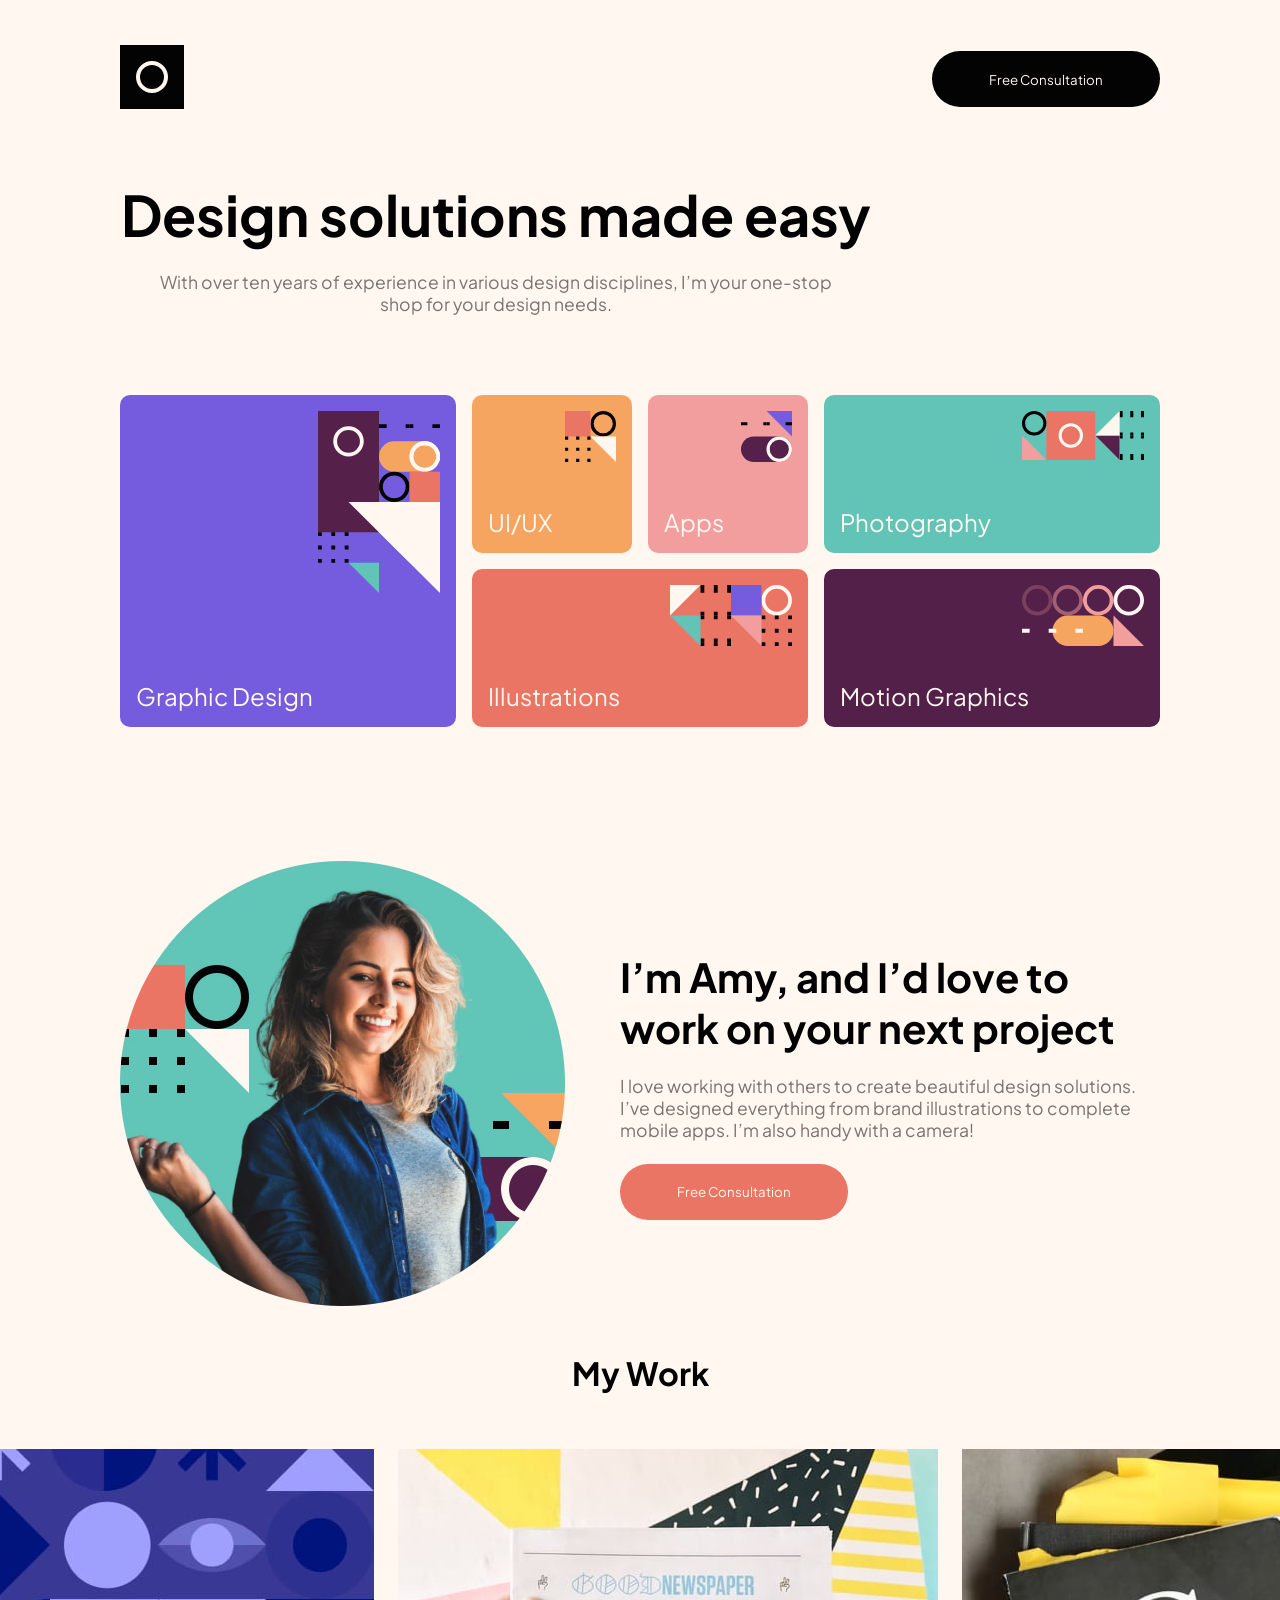
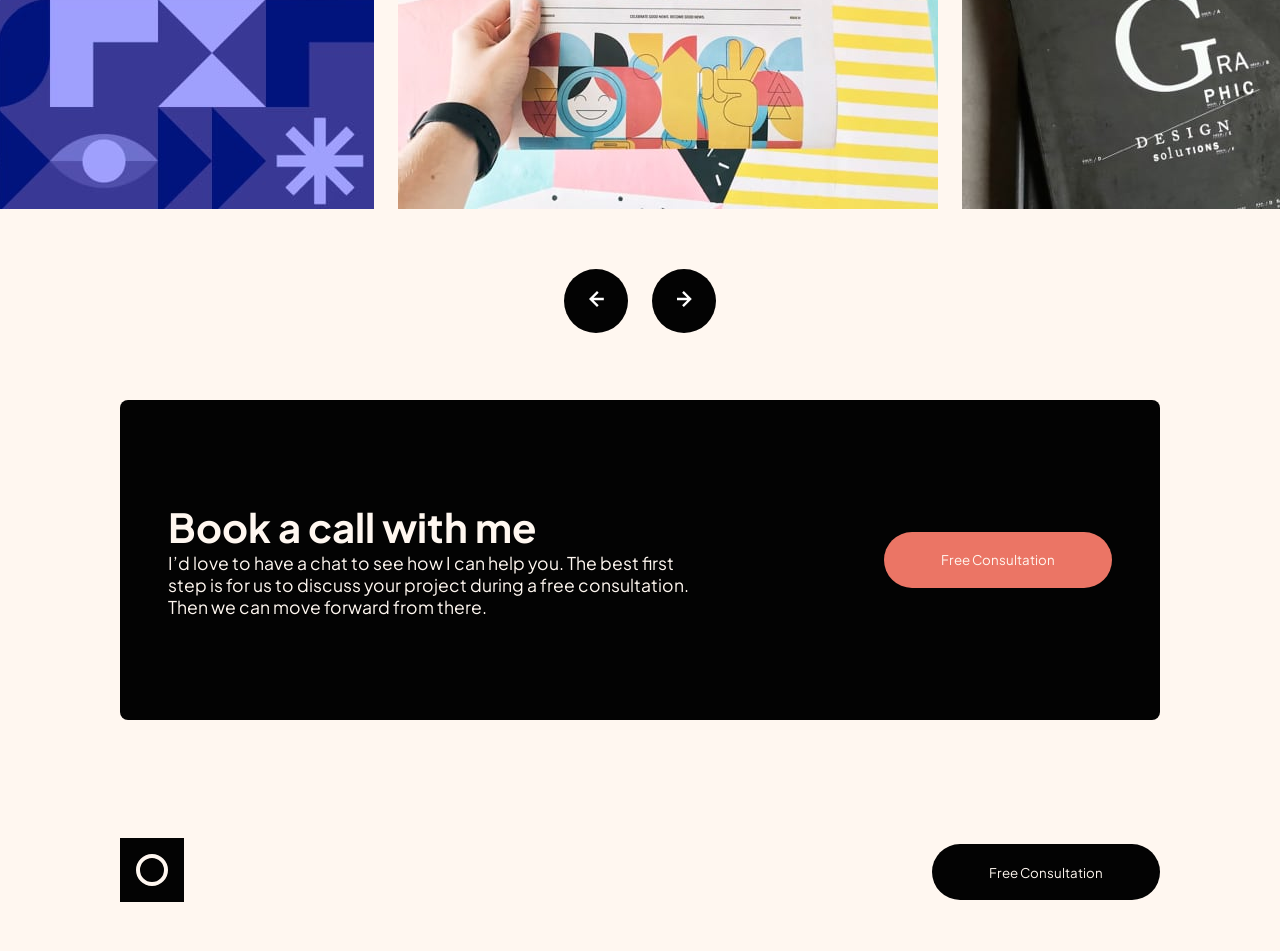
<file: index.html>
<!DOCTYPE html>
<html lang="en">
  <head>
    <meta charset="UTF-8" />
    <meta name="viewport" content="width=device-width, initial-scale=1.0" />

    <link
      rel="icon"
      type="image/png"
      sizes="32x32"
      href="./assets/favicon-32x32.png"
    />
    <link rel="stylesheet" href="./style.css" />
    <link rel="preconnect" href="https://fonts.googleapis.com" />
    <link rel="preconnect" href="https://fonts.gstatic.com" crossorigin />
    <link
      href="https://fonts.googleapis.com/css2?family=Plus+Jakarta+Sans:ital,wght@0,200..800;1,200..800&display=swap"
      rel="stylesheet"
    />
    <title>Single-page design portfolio</title>
  </head>
  <body>
    <div class="main-container">
      <header>
        <a href="#" aria-label="Amy's portfolio - Home page">
          <img src="./starter-code/assets/logo.svg" alt="" />
        </a>
        <button>Free Consultation</button>
      </header>
      <section class="hero" aria-labelledby="design-solution-heading">
        <div class="title-text">
          <h1>Design solutions made easy</h1>
          <p>
            With over ten years of experience in various design disciplines, I’m
            your one-stop shop for your design needs.
          </p>
        </div>
        <ul class="service-list-grid">
          <li class="graphic-design-item">
            <figure>
              <img
                src="./starter-code/assets/pattern-graphic-design.svg"
                alt=""
              />
              <p>Graphic Design</p>
            </figure>
          </li>
          <li class="ux-item">
            <figure>
              <img src="./starter-code/assets/pattern-ui-ux.svg" alt="" />
              <p>UI/UX</p>
            </figure>
          </li>
          <li class="apps-item">
            <figure>
              <img src="./starter-code/assets/pattern-apps.svg" alt="" />
              <p>Apps</p>
            </figure>
          </li>
          <li class="photography-item">
            <figure>
              <img src="./starter-code/assets/pattern-photography.svg" alt="" />
              <p>Photography</p>
            </figure>
          </li>
          <li class="illustration-item">
            <figure>
              <img
                src="./starter-code/assets/pattern-illustrations.svg"
                alt=""
              />
              <p>Illustrations</p>
            </figure>
          </li>
          <li class="motion-graphics-item">
            <figure>
              <img
                src="./starter-code/assets/pattern-motion-graphics.svg"
                alt=""
              />
              <p>Motion Graphics</p>
            </figure>
          </li>
        </ul>
      </section>
      <main>
        <section class="about-me-section">
          <div class="profile-image">
            <img
              src="./starter-code/assets/image-amy.webp"
              alt="profile picture"
            />
          </div>
          <div class="about-me-text">
            <h2>I’m Amy, and I’d love to work on your next project</h2>
            <p>
              I love working with others to create beautiful design solutions.
              I’ve designed everything from brand illustrations to complete
              mobile apps. I’m also handy with a camera!
            </p>
            <button>Free Consultation</button>
          </div>
        </section>
        <section class="carousel" aria-labelledby="my-work-carousel">
          <h3>My Work</h3>
          <div class="slides-container">
            <div class="slide">
              <img
                src="./starter-code/assets/image-slide-1.jpg"
                alt="blue color design element"
              />
            </div>
            <div class="slide">
              <img
                src="./starter-code/assets/image-slide-2.jpg"
                alt="geometric blue and purple design elements"
              />
            </div>
            <div class="slide">
              <img
                src="./starter-code/assets/image-slide-3.jpg"
                alt="colorful newspaper home page design"
              />
            </div>
            <div class="slide">
              <img
                src="./starter-code/assets/image-slide-4.jpg"
                alt="music records and books stacked"
              />
            </div>
            <div class="slide">
              <img
                src="./starter-code/assets/image-slide-5.jpg"
                alt="smartphone screen displaying a design quote"
              />
            </div>
          </div>
          <div class="buttons-container">
            <button class="left-arrow">
              <img
                src="./starter-code/assets/icon-arrow-left.svg"
                alt="left arrow"
              />
            </button>
            <button class="right-arrow">
              <img
                src="./starter-code/assets/icon-arrow-right.svg"
                alt="right arrow"
              />
            </button>
          </div>
        </section>
      </main>
      <footer>
        <div class="footer-main-section">
          <div class="footer-text">
            <h2>Book a call with me</h2>
            <p>
              I’d love to have a chat to see how I can help you. The best first
              step is for us to discuss your project during a free consultation.
              Then we can move forward from there.
            </p>
          </div>
          <button>Free Consultation</button>
        </div>
        <div class="footer-header">
          <a href="#" aria-label="Amy's portfolio - Home page">
            <img src="./starter-code/assets/logo.svg" alt="" />
          </a>
          <button>Free Consultation</button>
        </div>
      </footer>
    </div>
    <script src="./script.js"></script>
  </body>
</html>
</file>
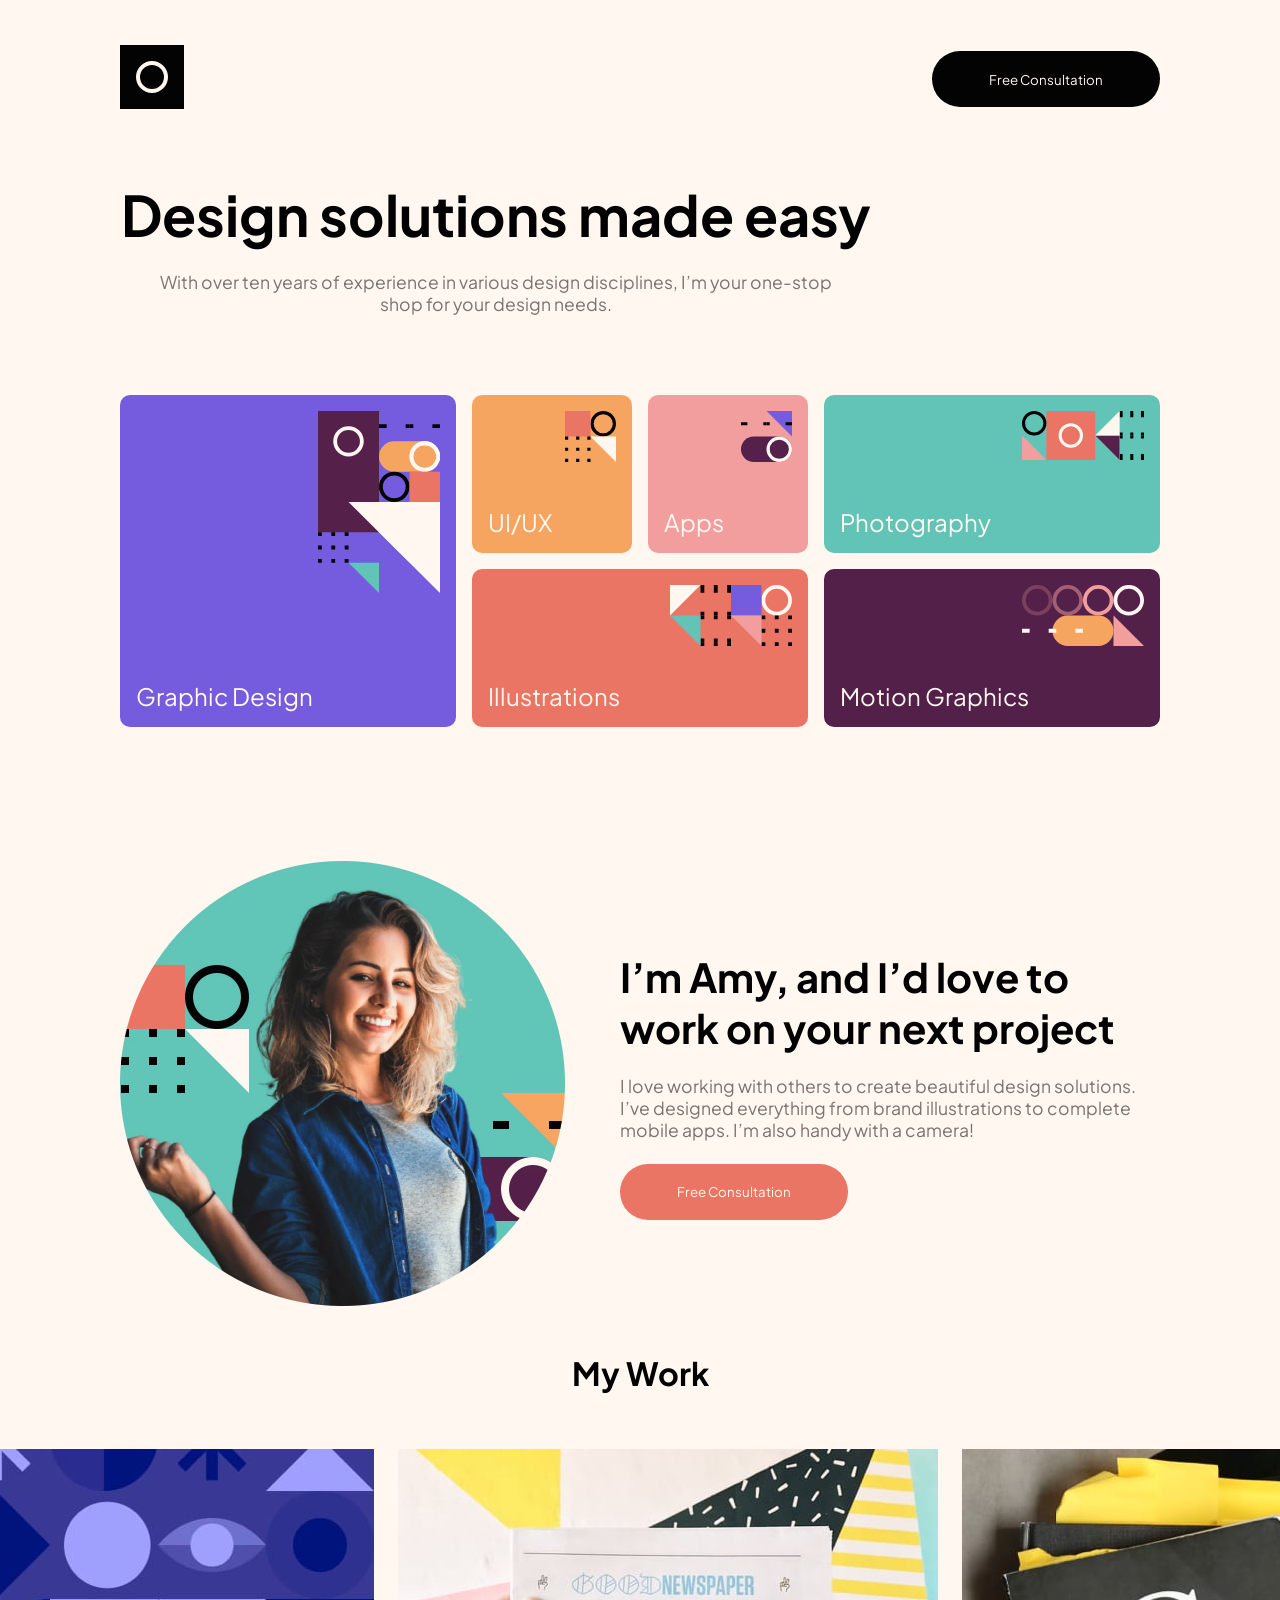
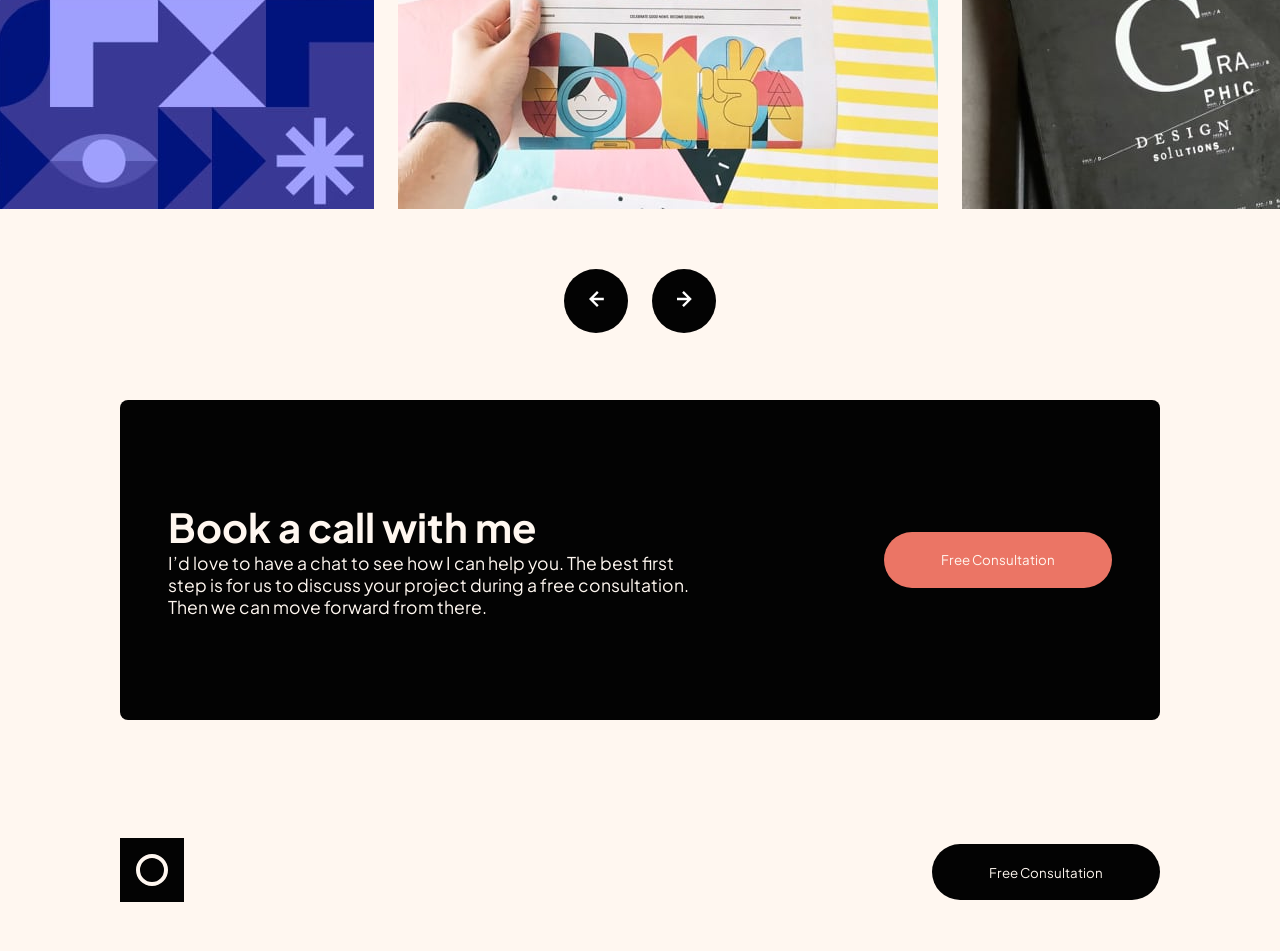
<file: starter-code/index.html>
<!DOCTYPE html>
<html lang="en">
  <head>
    <meta charset="UTF-8" />
    <meta name="viewport" content="width=device-width, initial-scale=1.0" />

    <link
      rel="icon"
      type="image/png"
      sizes="32x32"
      href="./assets/favicon-32x32.png"
    />
    <link rel="stylesheet" href="./style.css" />
    <link rel="preconnect" href="https://fonts.googleapis.com" />
    <link rel="preconnect" href="https://fonts.gstatic.com" crossorigin />
    <link
      href="https://fonts.googleapis.com/css2?family=Plus+Jakarta+Sans:ital,wght@0,200..800;1,200..800&display=swap"
      rel="stylesheet"
    />
    <title>Single-page design portfolio</title>
  </head>
  <body>
    <div class="main-container">
      <header>
        <a href="#" aria-label="Amy's portfolio - Home page">
          <img src="./assets/logo.svg" alt="" />
        </a>
        <button>Free Consultation</button>
      </header>
      <section class="hero" aria-labelledby="design-solution-heading">
        <div class="title-text">
          <h1>Design solutions made easy</h1>
          <p>
            With over ten years of experience in various design disciplines, I’m
            your one-stop shop for your design needs.
          </p>
        </div>
        <ul class="service-list-grid">
          <li class="graphic-design-item">
            <figure>
              <img src="./assets/pattern-graphic-design.svg" alt="" />
              <p>Graphic Design</p>
            </figure>
          </li>
          <li class="ux-item">
            <figure>
              <img src="./assets/pattern-ui-ux.svg" alt="" />
              <p>UI/UX</p>
            </figure>
          </li>
          <li class="apps-item">
            <figure>
              <img src="./assets/pattern-apps.svg" alt="" />
              <p>Apps</p>
            </figure>
          </li>
          <li class="photography-item">
            <figure>
              <img src="./assets/pattern-photography.svg" alt="" />
              <p>Photography</p>
            </figure>
          </li>
          <li class="illustration-item">
            <figure>
              <img src="./assets/pattern-illustrations.svg" alt="" />
              <p>Illustrations</p>
            </figure>
          </li>
          <li class="motion-graphics-item">
            <figure>
              <img src="./assets/pattern-motion-graphics.svg" alt="" />
              <p>Motion Graphics</p>
            </figure>
          </li>
        </ul>
      </section>
      <main>
        <section class="about-me-section">
          <div class="profile-image">
            <img src="./assets/image-amy.webp" alt="profile picture" />
          </div>
          <div class="about-me-text">
            <h2>I’m Amy, and I’d love to work on your next project</h2>
            <p>
              I love working with others to create beautiful design solutions.
              I’ve designed everything from brand illustrations to complete
              mobile apps. I’m also handy with a camera!
            </p>
            <button>Free Consultation</button>
          </div>
        </section>
        <section class="carousel" aria-labelledby="my-work-carousel">
          <h3>My Work</h3>
          <div class="slides-container">
            <div class="slide">
              <img
                src="./assets/image-slide-1.jpg"
                alt="blue color design element"
              />
            </div>
            <div class="slide">
              <img
                src="./assets/image-slide-2.jpg"
                alt="geometric blue and purple design elements"
              />
            </div>
            <div class="slide">
              <img
                src="./assets/image-slide-3.jpg"
                alt="colorful newspaper home page design"
              />
            </div>
            <div class="slide">
              <img
                src="./assets/image-slide-4.jpg"
                alt="music records and books stacked"
              />
            </div>
            <div class="slide">
              <img
                src="./assets/image-slide-5.jpg"
                alt="smartphone screen displaying a design quote"
              />
            </div>
          </div>
          <div class="buttons-container">
            <button class="left-arrow">
              <img src="./assets/icon-arrow-left.svg" alt="left arrow" />
            </button>
            <button class="right-arrow">
              <img src="./assets/icon-arrow-right.svg" alt="right arrow" />
            </button>
          </div>
        </section>
      </main>
      <footer>
        <div class="footer-main-section">
          <div class="footer-text">
            <h2>Book a call with me</h2>
            <p>
              I’d love to have a chat to see how I can help you. The best first
              step is for us to discuss your project during a free consultation.
              Then we can move forward from there.
            </p>
          </div>
          <button>Free Consultation</button>
        </div>
        <div class="footer-header">
          <a href="#" aria-label="Amy's portfolio - Home page">
            <img src="./assets/logo.svg" alt="" />
          </a>
          <button>Free Consultation</button>
        </div>
      </footer>
    </div>
    <script src="./script.js"></script>
  </body>
</html>
</file>
<file: style.css>
:root {
  /* Colors */
  --grey: rgb(122, 116, 110);
  --black: rgb(3, 3, 3);
  --white: rgb(255, 247, 240);
  --light-red: rgb(235, 117, 101);
  --cyan: rgb(97, 196, 183);
  --burgundy: rgb(83, 32, 73);
  --purple: rgb(117, 92, 222);
  --orange: rgb(246, 165, 96);
  --pink: rgb(243, 158, 158);

  /* Fonts */
  --font-primary: "Plus Jakarta Sans", sans-serif;
  --font-weight-normal: 400;
  --font-weight-bold: 600;
  --font-weight-bolder: 700;
  --font-weight-extra-bold: 800;
}

*,
*::before,
*::after {
  margin: 0;
  padding: 0;
  box-sizing: border-box;
}

/* Base style */

html {
  font-size: 16px;
  font-family: var(--font-primary);
}

body {
  padding-inline: 7.5rem;
  padding-block: 45px;
  background-color: var(--white);
  display: flex;
  flex-direction: column;
  align-items: center;
  justify-content: center;
  min-height: 100vh;
  overflow-x: hidden;
  margin: 0 auto;
}

.main-container {
  width: 100%;

  margin: 0 auto;
}

header,
.footer-header {
  display: flex;
  justify-content: space-between;
  align-items: center;
}

a {
  text-decoration: none;
  color: inherit;
}

button {
  border: none;
  border-radius: 28px;
  width: 228px;
  height: 56px;
  font-family: inherit;
  cursor: pointer;
}

header > button {
  justify-self: center;
}

h1,
h2,
h3,
p {
  text-align: center;
}

ul {
  list-style-type: none;
}

.service-list-grid {
  display: grid;
}

li {
  border-radius: 10px;
  position: relative;
  padding: 1rem;
}

figure {
  position: relative;
  display: flex;
  height: 100%;
  width: 100%;
}

figure > img {
  position: absolute;
  top: 0;
  right: 0;
  width: 40%;
}

figure > p {
  position: absolute;
  bottom: 0;
  color: var(--white);
  font-size: 1.5rem;
}

.graphic-design-item {
  background-color: var(--purple);
}

.ux-item {
  background-color: var(--orange);
}

.apps-item {
  background-color: var(--pink);
}

.photography-item {
  background-color: var(--cyan);
}

.illustration-item {
  background-color: var(--light-red);
}

.motion-graphics-item {
  background-color: var(--burgundy);
}

.about-me-section {
  display: flex;
  flex-direction: row;
  align-items: center;
}

.slides-container {
  display: flex;
  flex-direction: row;
  gap: 1.5rem;
  width: 100%;

  transform: translateX(-850px);
}

.carousel {
  display: flex;
  flex-direction: column;
  align-items: center;
  /* width: 100vw; */
}

.left-arrow,
.right-arrow {
  background-color: var(--black);
  width: 64px;
  height: 64px;
  border-radius: 50px;
}

.footer-main-section {
  background-color: var(--black);
  color: var(--white);
  border-radius: 8px;
  display: flex;
  flex-direction: row;
  justify-content: space-between;
  align-items: center;
  height: 320px;
  padding-inline: 3rem;
}

.footer-text {
  display: flex;
  flex-direction: column;
  justify-content: center;
}

.footer-text > h2,
.footer-text > p {
  text-align: left;
}

.footer-main-section > button {
  background-color: var(--light-red);
  color: var(--white);
}

.about-me-text > button {
  background-color: var(--light-red);
  color: var(--white);
}

.footer-header > button {
  background-color: var(--black);
  color: var(--white);
}

/* Active state */

header > button:hover,
.footer-header > button:hover {
  background-color: var(--purple);
}

.footer-main-section > button:hover,
.about-me-text > button:hover {
  background-color: var(--orange);
}

.buttons-container > button:hover {
  background-color: var(--purple);
}

/* Desktop design */
header > button {
  background-color: var(--black);
  color: var(--white);
}

.main-container {
  max-width: 1200px;
}

.title-text {
  width: 752px;
  justify-self: center;
  margin-bottom: 5rem;
  margin-top: 4.1rem;
}

h1 {
  font-size: 3.5rem;
}

.title-text > p {
  font-size: 1.1rem;
  font-weight: var(--font-weight-normal);
  color: var(--grey);
  margin-inline: 10px;
  padding-inline: 1rem;
  margin-top: 1.4rem;
}

.service-list-grid {
  display: grid;
  grid-template-columns: repeat(6, 1fr);
  grid-template-rows: repeat(2, 1fr);
  gap: 1rem;
}

.graphic-design-item {
  grid-area: 1/1/3/3;
  /* height: 22.3rem; */
}

.ux-item {
  grid-area: 1/3/2/4;
  /* width: 10.2rem; */
}

.apps-item {
  grid-area: 1/4/2/5;
  /* width: 10.2rem; */
}

.photography-item {
  grid-area: 1/5/2/7;
  /* height: 11.35rem; */
}

.illustration-item {
  grid-area: 2/3/3/5;
  height: 158px;
  /* width: 22.1; */
}

.motion-graphics-item {
  grid-area: 2/5/3/7;
  /* height: 9.8rem; */
}

.profile-image > img {
  height: 445px;
  width: 445px;
}

.about-me-section {
  margin-top: 8.5rem;
  margin-bottom: 2.8rem;
  height: 27.8rem;
  display: flex;
  flex-direction: row;
  justify-content: space-between;
}

.about-me-text {
  width: 540px;
  display: flex;
  flex-direction: column;
  align-items: flex-start;
}

.about-me-text > h2,
.about-me-text > p {
  text-align: left;
}

.about-me-text > h2 {
  font-size: 2.5rem;
}

.about-me-text > p {
  font-size: 1.1rem;
  font-weight: var(--font-weight-normal);
  color: var(--grey);
  margin-block: 1.4rem;
  padding-right: 0.2rem;
}

.carousel > h3 {
  font-size: 2rem;
  margin-bottom: 3.5rem;
}

.buttons-container {
  margin-top: 3.5rem;
  display: flex;
  flex-direction: row;
  gap: 1.5rem;
}

.carousel {
  margin-bottom: 4.2rem;
}

.footer-main-section {
  margin-bottom: 7.4rem;
}

.footer-text {
  width: 540px;
}

.footer-text > h2 {
  font-size: 2.5rem;
}

.footer-text > p {
  font-size: 1.1rem;
  padding-right: 0.1rem;
}

/* Tablet media queries */

@media screen and (min-width: 768px) and (max-width: 1024px) {
  body {
    padding-inline: 2.5rem;
    overflow-x: hidden;
  }
  .main-container {
    width: 100%;
    max-width: 690px;
    margin: 0 auto;
  }

  .title-text {
    max-width: 690px;
  }

  h1 {
    font-size: 2.6rem;
  }

  .title-text > p {
    font-size: 1.1rem;
    padding-inline: 3.2rem;
  }

  .service-list-grid {
    display: grid;
    grid-template-columns: repeat(4, 1fr);
    grid-template-rows: repeat(3, 1fr);
    gap: 1rem;
  }

  .graphic-design-item {
    grid-area: 1/1/3/3;
    /* height: 22.3rem; */
  }

  .ux-item {
    grid-area: 1/3/2/4;
    /* width: 10.2rem; */
  }

  .apps-item {
    grid-area: 1/4/2/5;
    /* width: 10.2rem; */
  }

  .photography-item {
    grid-area: 3/1/4/3;
    /* height: 11.35rem; */
  }

  .illustration-item {
    grid-area: 2/3/3/5;
    height: 158px;
    /* width: 22.1; */
  }

  .motion-graphics-item {
    grid-area: 3/3/4/5;
    /* height: 9.8rem; */
  }

  .about-me-section {
    width: 100vw;
    margin-left: -2.5rem;
    height: auto;
    justify-content: center;
    align-items: center;
    margin-top: 7.5rem;
    box-sizing: border-box;
  }

  .profile-image > img {
    max-width: 364px;
    height: auto;
  }

  .about-me-text {
    margin-left: 4rem;
    height: 100%;
    display: flex;
    flex-direction: column;
    justify-content: space-between;
    width: 100%;
    max-width: 21.18rem;
  }

  .about-me-text > h2 {
    font-size: 2rem;
  }

  .about-me-text > p {
    line-height: 1.6rem;
  }

  .carousel > h3 {
    font-size: 2rem;
  }

  .slides-container {
    transform: translateX(-1040px);
  }

  .footer-main-section {
    margin-bottom: 3.5rem;
  }
}

@media screen and (max-width: 767px) {
  body {
    padding-inline: 1rem;
    overflow-x: hidden;
  }

  .main-container {
    width: 100vw;
    max-width: 21.4rem;
    height: 100vh;
    margin: 0 auto;
  }

  header {
    height: 2.75rem;
  }

  header > button,
  .footer-header > button {
    width: 11rem;
  }

  .title-text {
    max-width: 21.4rem;
    margin-bottom: 2rem;
  }

  h1 {
    font-size: 2.25rem;
  }

  .title-text > p {
    font-size: 1rem;
    padding-inline: 1.5rem;
  }

  .service-list-grid {
    display: grid;
    grid-template-columns: repeat(2, 1fr);
    grid-template-rows: repeat(6, 1fr);
    gap: 1rem;
  }

  .graphic-design-item {
    grid-area: 1 / 1/ 3/ 3;
  }

  .ux-item {
    grid-area: 3/1/4/2;
  }

  .apps-item {
    grid-area: 3/2/4/3;
  }

  .photography-item {
    grid-area: 5/1/6/3;
  }

  .illustration-item {
    grid-area: 4/1/5/3;
  }

  .motion-graphics-item {
    grid-area: 6/1/7/3;
  }

  .about-me-section {
    flex-direction: column;
  }

  .profile-image > img {
    max-width: 300px;
    height: auto;
  }

  .about-me-section {
    margin-top: 6.2rem;
    margin-bottom: 14rem;
  }

  .about-me-text {
    max-width: 343px;
    margin-top: 2.3rem;
  }

  .about-me-text > h2 {
    font-size: 1.5rem;
    text-align: center;
  }

  .about-me-text > p {
    line-height: 1.6rem;
    font-size: 1rem;
    text-align: center;
  }

  .about-me-text {
    align-items: center;
  }

  .carousel {
    min-height: 340px;
  }

  .carousel > h3 {
    font-size: 1.5rem;
    margin-bottom: 0;
  }

  .slide > img {
    height: 180px;
  }

  .slides-container {
    transform: translateX(-550px);
  }

  .footer-main-section {
    flex-direction: column;
    align-items: center;
    justify-content: center;
  }

  .footer-text {
    max-width: 295px;
  }

  .footer-text > h2 {
    font-size: 1.8rem;
    text-align: center;
  }

  .footer-text > p {
    font-size: 1rem;
    margin-block: 1.5rem;
    text-align: center;
  }
}
</file>
<file: starter-code/style.css>
:root {
  /* Colors */
  --grey: rgb(122, 116, 110);
  --black: rgb(3, 3, 3);
  --white: rgb(255, 247, 240);
  --light-red: rgb(235, 117, 101);
  --cyan: rgb(97, 196, 183);
  --burgundy: rgb(83, 32, 73);
  --purple: rgb(117, 92, 222);
  --orange: rgb(246, 165, 96);
  --pink: rgb(243, 158, 158);

  /* Fonts */
  --font-primary: "Plus Jakarta Sans", sans-serif;
  --font-weight-normal: 400;
  --font-weight-bold: 600;
  --font-weight-bolder: 700;
  --font-weight-extra-bold: 800;
}

*,
*::before,
*::after {
  margin: 0;
  padding: 0;
  box-sizing: border-box;
}

/* Base style */

html {
  font-size: 16px;
  font-family: var(--font-primary);
}

body {
  padding-inline: 7.5rem;
  padding-block: 45px;
  background-color: var(--white);
  display: flex;
  flex-direction: column;
  align-items: center;
  justify-content: center;
  min-height: 100vh;
  overflow-x: hidden;
  margin: 0 auto;
}

.main-container {
  width: 100%;

  margin: 0 auto;
}

header,
.footer-header {
  display: flex;
  justify-content: space-between;
  align-items: center;
}

a {
  text-decoration: none;
  color: inherit;
}

button {
  border: none;
  border-radius: 28px;
  width: 228px;
  height: 56px;
  font-family: inherit;
  cursor: pointer;
}

header > button {
  justify-self: center;
}

h1,
h2,
h3,
p {
  text-align: center;
}

ul {
  list-style-type: none;
}

.service-list-grid {
  display: grid;
}

li {
  border-radius: 10px;
  position: relative;
  padding: 1rem;
}

figure {
  position: relative;
  display: flex;
  height: 100%;
  width: 100%;
}

figure > img {
  position: absolute;
  top: 0;
  right: 0;
  width: 40%;
}

figure > p {
  position: absolute;
  bottom: 0;
  color: var(--white);
  font-size: 1.5rem;
}

.graphic-design-item {
  background-color: var(--purple);
}

.ux-item {
  background-color: var(--orange);
}

.apps-item {
  background-color: var(--pink);
}

.photography-item {
  background-color: var(--cyan);
}

.illustration-item {
  background-color: var(--light-red);
}

.motion-graphics-item {
  background-color: var(--burgundy);
}

.about-me-section {
  display: flex;
  flex-direction: row;
  align-items: center;
}

.slides-container {
  display: flex;
  flex-direction: row;
  gap: 1.5rem;
  width: 100%;

  transform: translateX(-850px);
}

.carousel {
  display: flex;
  flex-direction: column;
  align-items: center;
  /* width: 100vw; */
}

.left-arrow,
.right-arrow {
  background-color: var(--black);
  width: 64px;
  height: 64px;
  border-radius: 50px;
}

.footer-main-section {
  background-color: var(--black);
  color: var(--white);
  border-radius: 8px;
  display: flex;
  flex-direction: row;
  justify-content: space-between;
  align-items: center;
  height: 320px;
  padding-inline: 3rem;
}

.footer-text {
  display: flex;
  flex-direction: column;
  justify-content: center;
}

.footer-text > h2,
.footer-text > p {
  text-align: left;
}

.footer-main-section > button {
  background-color: var(--light-red);
  color: var(--white);
}

.about-me-text > button {
  background-color: var(--light-red);
  color: var(--white);
}

.footer-header > button {
  background-color: var(--black);
  color: var(--white);
}

/* Active state */

header > button:hover,
.footer-header > button:hover {
  background-color: var(--purple);
}

.footer-main-section > button:hover,
.about-me-text > button:hover {
  background-color: var(--orange);
}

.buttons-container > button:hover {
  background-color: var(--purple);
}

/* Desktop design */
header > button {
  background-color: var(--black);
  color: var(--white);
}

.main-container {
  max-width: 1200px;
}

.title-text {
  width: 752px;
  justify-self: center;
  margin-bottom: 5rem;
  margin-top: 4.1rem;
}

h1 {
  font-size: 3.5rem;
}

.title-text > p {
  font-size: 1.1rem;
  font-weight: var(--font-weight-normal);
  color: var(--grey);
  margin-inline: 10px;
  padding-inline: 1rem;
  margin-top: 1.4rem;
}

.service-list-grid {
  display: grid;
  grid-template-columns: repeat(6, 1fr);
  grid-template-rows: repeat(2, 1fr);
  gap: 1rem;
}

.graphic-design-item {
  grid-area: 1/1/3/3;
  /* height: 22.3rem; */
}

.ux-item {
  grid-area: 1/3/2/4;
  /* width: 10.2rem; */
}

.apps-item {
  grid-area: 1/4/2/5;
  /* width: 10.2rem; */
}

.photography-item {
  grid-area: 1/5/2/7;
  /* height: 11.35rem; */
}

.illustration-item {
  grid-area: 2/3/3/5;
  height: 158px;
  /* width: 22.1; */
}

.motion-graphics-item {
  grid-area: 2/5/3/7;
  /* height: 9.8rem; */
}

.profile-image > img {
  height: 445px;
  width: 445px;
}

.about-me-section {
  margin-top: 8.5rem;
  margin-bottom: 2.8rem;
  height: 27.8rem;
  display: flex;
  flex-direction: row;
  justify-content: space-between;
}

.about-me-text {
  width: 540px;
  display: flex;
  flex-direction: column;
  align-items: flex-start;
}

.about-me-text > h2,
.about-me-text > p {
  text-align: left;
}

.about-me-text > h2 {
  font-size: 2.5rem;
}

.about-me-text > p {
  font-size: 1.1rem;
  font-weight: var(--font-weight-normal);
  color: var(--grey);
  margin-block: 1.4rem;
  padding-right: 0.2rem;
}

.carousel > h3 {
  font-size: 2rem;
  margin-bottom: 3.5rem;
}

.buttons-container {
  margin-top: 3.5rem;
  display: flex;
  flex-direction: row;
  gap: 1.5rem;
}

.carousel {
  margin-bottom: 4.2rem;
}

.footer-main-section {
  margin-bottom: 7.4rem;
}

.footer-text {
  width: 540px;
}

.footer-text > h2 {
  font-size: 2.5rem;
}

.footer-text > p {
  font-size: 1.1rem;
  padding-right: 0.1rem;
}

/* Tablet media queries */

@media screen and (min-width: 768px) and (max-width: 1024px) {
  body {
    padding-inline: 2.5rem;
    overflow-x: hidden;
  }
  .main-container {
    width: 100%;
    max-width: 690px;
    margin: 0 auto;
  }

  .title-text {
    max-width: 690px;
  }

  h1 {
    font-size: 2.6rem;
  }

  .title-text > p {
    font-size: 1.1rem;
    padding-inline: 3.2rem;
  }

  .service-list-grid {
    display: grid;
    grid-template-columns: repeat(4, 1fr);
    grid-template-rows: repeat(3, 1fr);
    gap: 1rem;
  }

  .graphic-design-item {
    grid-area: 1/1/3/3;
    /* height: 22.3rem; */
  }

  .ux-item {
    grid-area: 1/3/2/4;
    /* width: 10.2rem; */
  }

  .apps-item {
    grid-area: 1/4/2/5;
    /* width: 10.2rem; */
  }

  .photography-item {
    grid-area: 3/1/4/3;
    /* height: 11.35rem; */
  }

  .illustration-item {
    grid-area: 2/3/3/5;
    height: 158px;
    /* width: 22.1; */
  }

  .motion-graphics-item {
    grid-area: 3/3/4/5;
    /* height: 9.8rem; */
  }

  .about-me-section {
    width: 100vw;
    margin-left: -2.5rem;
    height: auto;
    justify-content: center;
    align-items: center;
    margin-top: 7.5rem;
    box-sizing: border-box;
  }

  .profile-image > img {
    max-width: 364px;
    height: auto;
  }

  .about-me-text {
    margin-left: 4rem;
    height: 100%;
    display: flex;
    flex-direction: column;
    justify-content: space-between;
    width: 100%;
    max-width: 21.18rem;
  }

  .about-me-text > h2 {
    font-size: 2rem;
  }

  .about-me-text > p {
    line-height: 1.6rem;
  }

  .carousel > h3 {
    font-size: 2rem;
  }

  .slides-container {
    transform: translateX(-1040px);
  }

  .footer-main-section {
    margin-bottom: 3.5rem;
  }
}

@media screen and (max-width: 767px) {
  body {
    padding-inline: 1rem;
    overflow-x: hidden;
  }

  .main-container {
    width: 100vw;
    max-width: 21.4rem;
    height: 100vh;
    margin: 0 auto;
  }

  header {
    height: 2.75rem;
  }

  header > button,
  .footer-header > button {
    width: 11rem;
  }

  .title-text {
    max-width: 21.4rem;
    margin-bottom: 2rem;
  }

  h1 {
    font-size: 2.25rem;
  }

  .title-text > p {
    font-size: 1rem;
    padding-inline: 1.5rem;
  }

  .service-list-grid {
    display: grid;
    grid-template-columns: repeat(2, 1fr);
    grid-template-rows: repeat(6, 1fr);
    gap: 1rem;
  }

  .graphic-design-item {
    grid-area: 1 / 1/ 3/ 3;
  }

  .ux-item {
    grid-area: 3/1/4/2;
  }

  .apps-item {
    grid-area: 3/2/4/3;
  }

  .photography-item {
    grid-area: 5/1/6/3;
  }

  .illustration-item {
    grid-area: 4/1/5/3;
  }

  .motion-graphics-item {
    grid-area: 6/1/7/3;
  }

  .about-me-section {
    flex-direction: column;
  }

  .profile-image > img {
    max-width: 300px;
    height: auto;
  }

  .about-me-section {
    margin-top: 6.2rem;
    margin-bottom: 14rem;
  }

  .about-me-text {
    max-width: 343px;
    margin-top: 2.3rem;
  }

  .about-me-text > h2 {
    font-size: 1.5rem;
    text-align: center;
  }

  .about-me-text > p {
    line-height: 1.6rem;
    font-size: 1rem;
    text-align: center;
  }

  .about-me-text {
    align-items: center;
  }

  .carousel {
    min-height: 340px;
  }

  .carousel > h3 {
    font-size: 1.5rem;
    margin-bottom: 0;
  }

  .slide > img {
    height: 180px;
  }

  .slides-container {
    transform: translateX(-550px);
  }

  .footer-main-section {
    flex-direction: column;
    align-items: center;
    justify-content: center;
  }

  .footer-text {
    max-width: 295px;
  }

  .footer-text > h2 {
    font-size: 1.8rem;
    text-align: center;
  }

  .footer-text > p {
    font-size: 1rem;
    margin-block: 1.5rem;
    text-align: center;
  }
}
</file>
